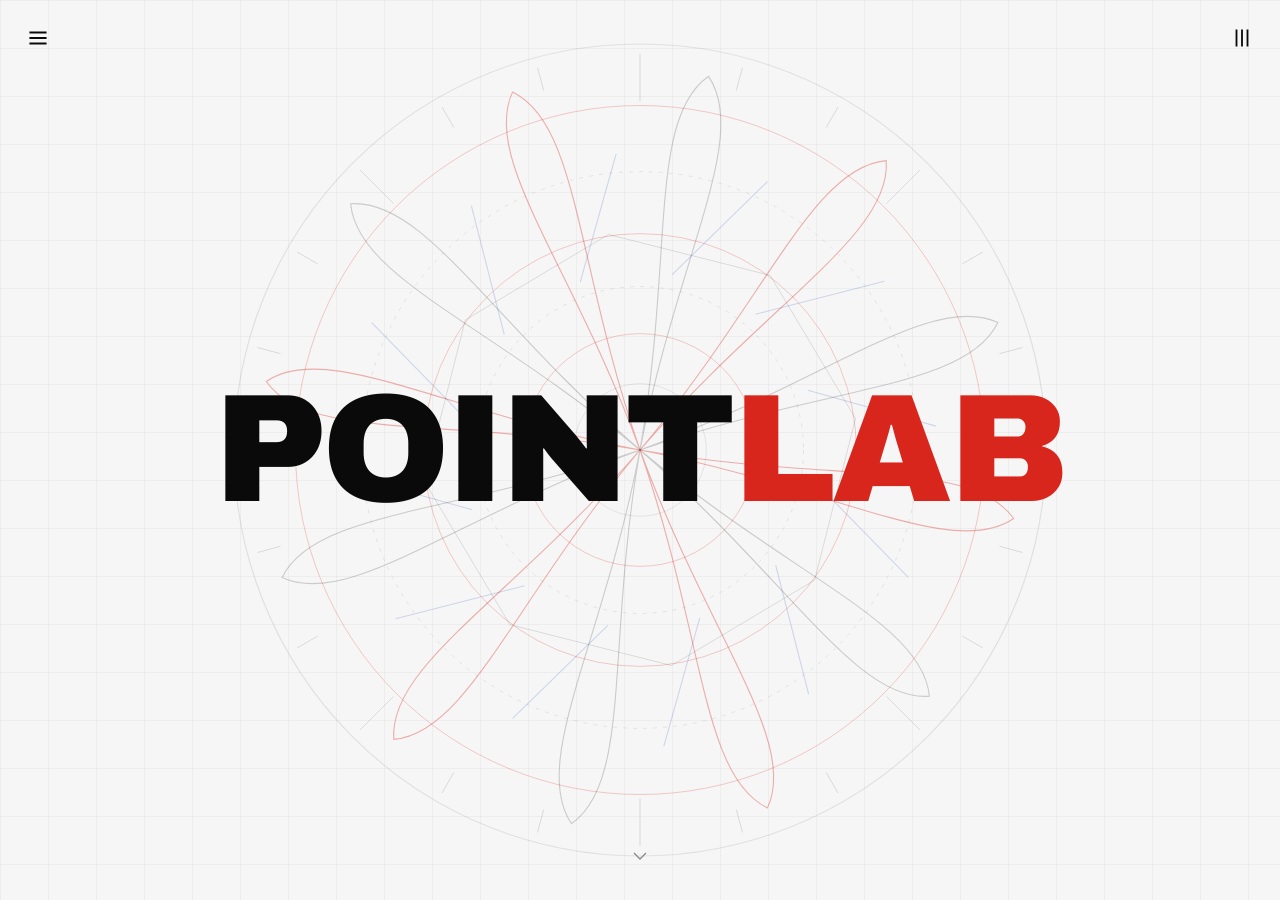
<file: index.html>
<!doctype html>
<html lang="en"><head><meta charset="utf-8">
<meta name="viewport" content="width=device-width,initial-scale=1,viewport-fit=cover">
<title>Pointlab</title>
<link rel="stylesheet" href="engine/fonts.css?v=2.6">
<link rel="stylesheet" href="engine/engine.css?v=2.6">
</head><body>
<!-- design: sites/hub.js · texts + media: content/ (see content/HOW-TO-UPDATE.md) -->
<script src="sites/registry.js?v=2.6"></script>
<script src="sites/hub.js?v=2.6"></script>
<script src="engine/boot.js?v=2.6"></script>
</body></html>
</file>
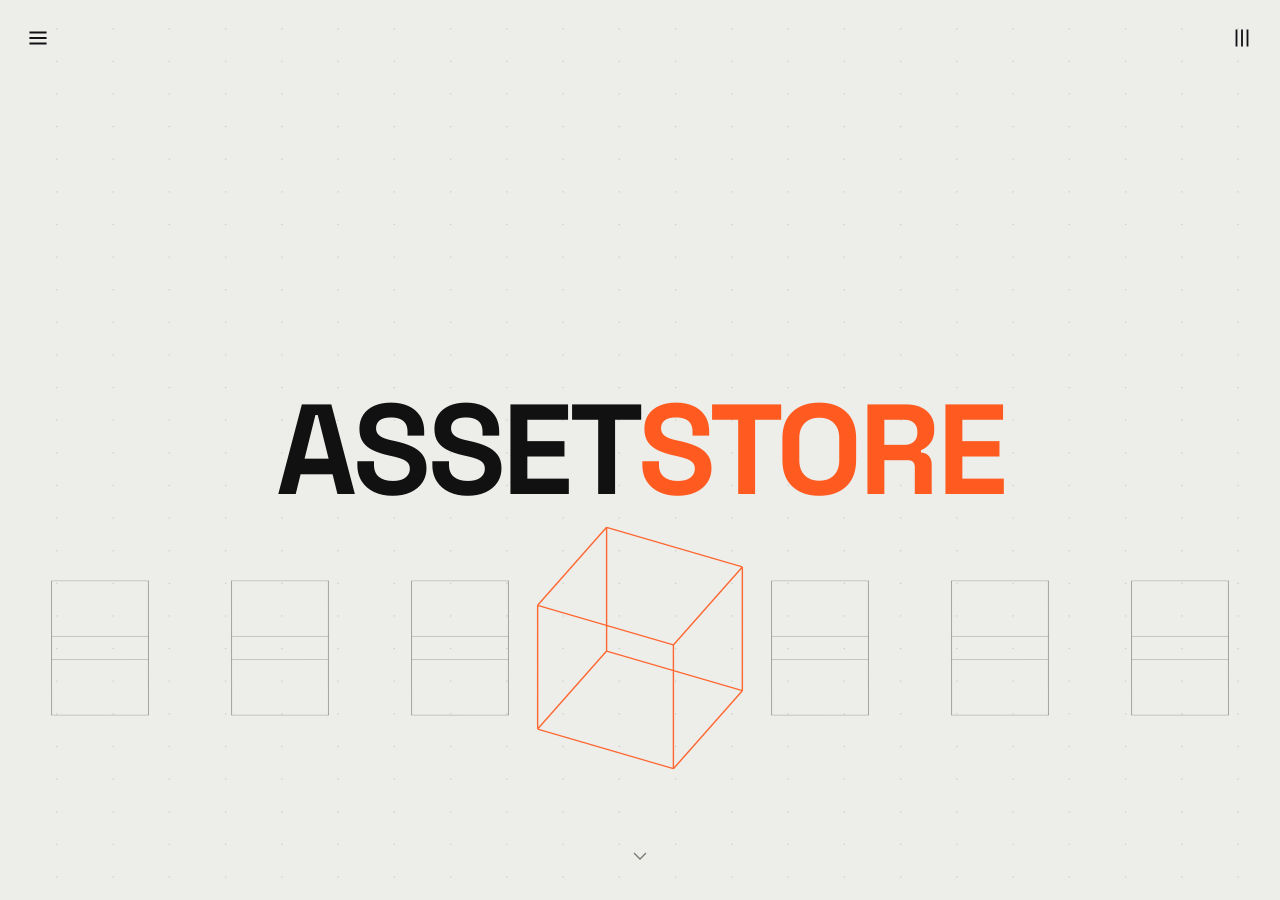
<file: asset-store.html>
<!doctype html>
<html lang="en"><head><meta charset="utf-8">
<meta name="viewport" content="width=device-width,initial-scale=1,viewport-fit=cover">
<title>Pointlab</title>
<link rel="stylesheet" href="engine/fonts.css?v=2.6">
<link rel="stylesheet" href="engine/engine.css?v=2.6">
</head><body>
<!-- design: sites/asset-store.js · texts + media: content/ (see content/HOW-TO-UPDATE.md) -->
<script src="sites/registry.js?v=2.6"></script>
<script src="sites/asset-store.js?v=2.6"></script>
<script src="engine/boot.js?v=2.6"></script>
</body></html>
</file>
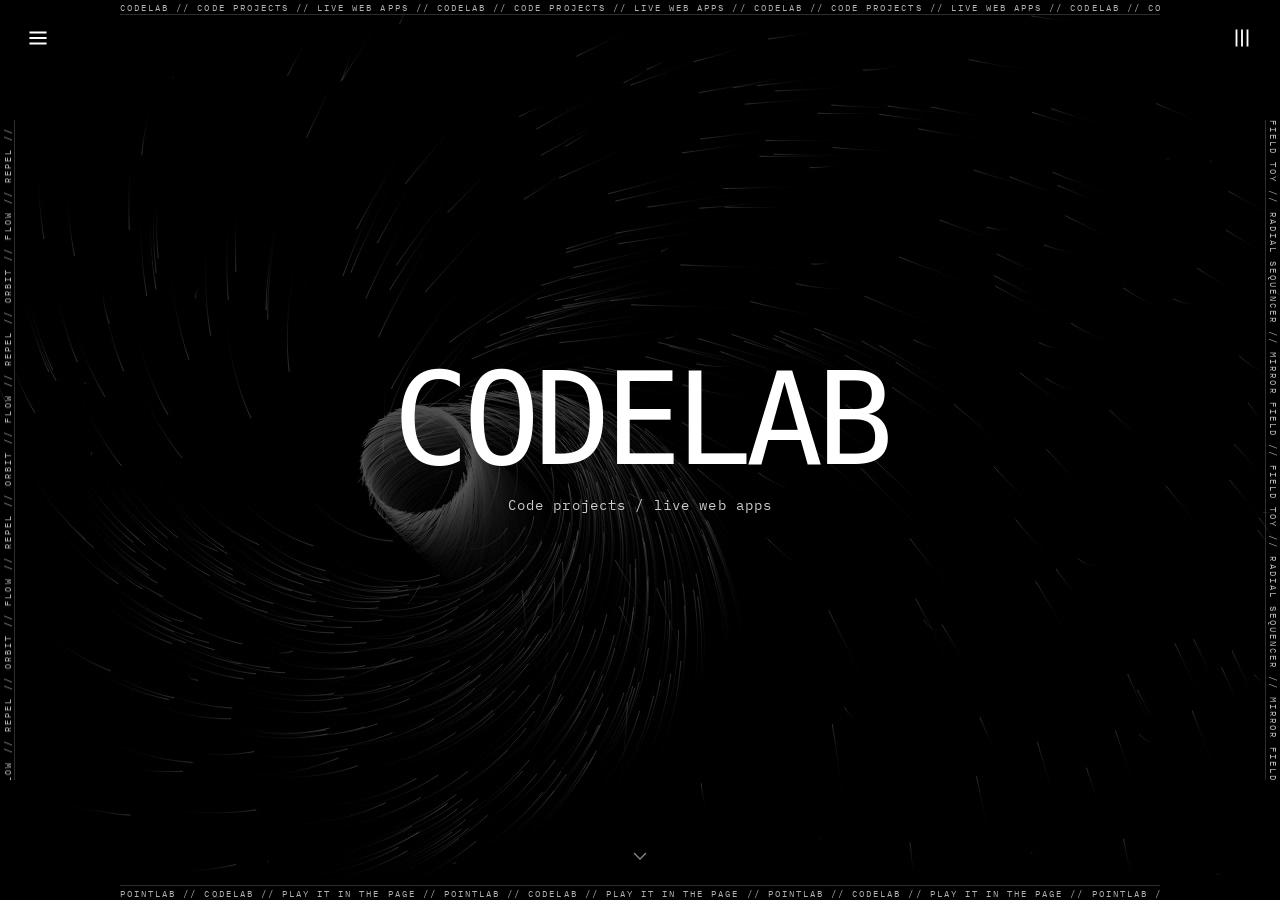
<file: codelab.html>
<!doctype html>
<html lang="en"><head><meta charset="utf-8">
<meta name="viewport" content="width=device-width,initial-scale=1,viewport-fit=cover">
<title>Pointlab</title>
<link rel="stylesheet" href="engine/fonts.css?v=2.6">
<link rel="stylesheet" href="engine/engine.css?v=2.6">
</head><body>
<!-- design: sites/codelab.js · texts + media: content/ (see content/HOW-TO-UPDATE.md) -->
<script src="sites/registry.js?v=2.6"></script>
<script src="sites/codelab.js?v=2.6"></script>
<script src="engine/boot.js?v=2.6"></script>
</body></html>
</file>
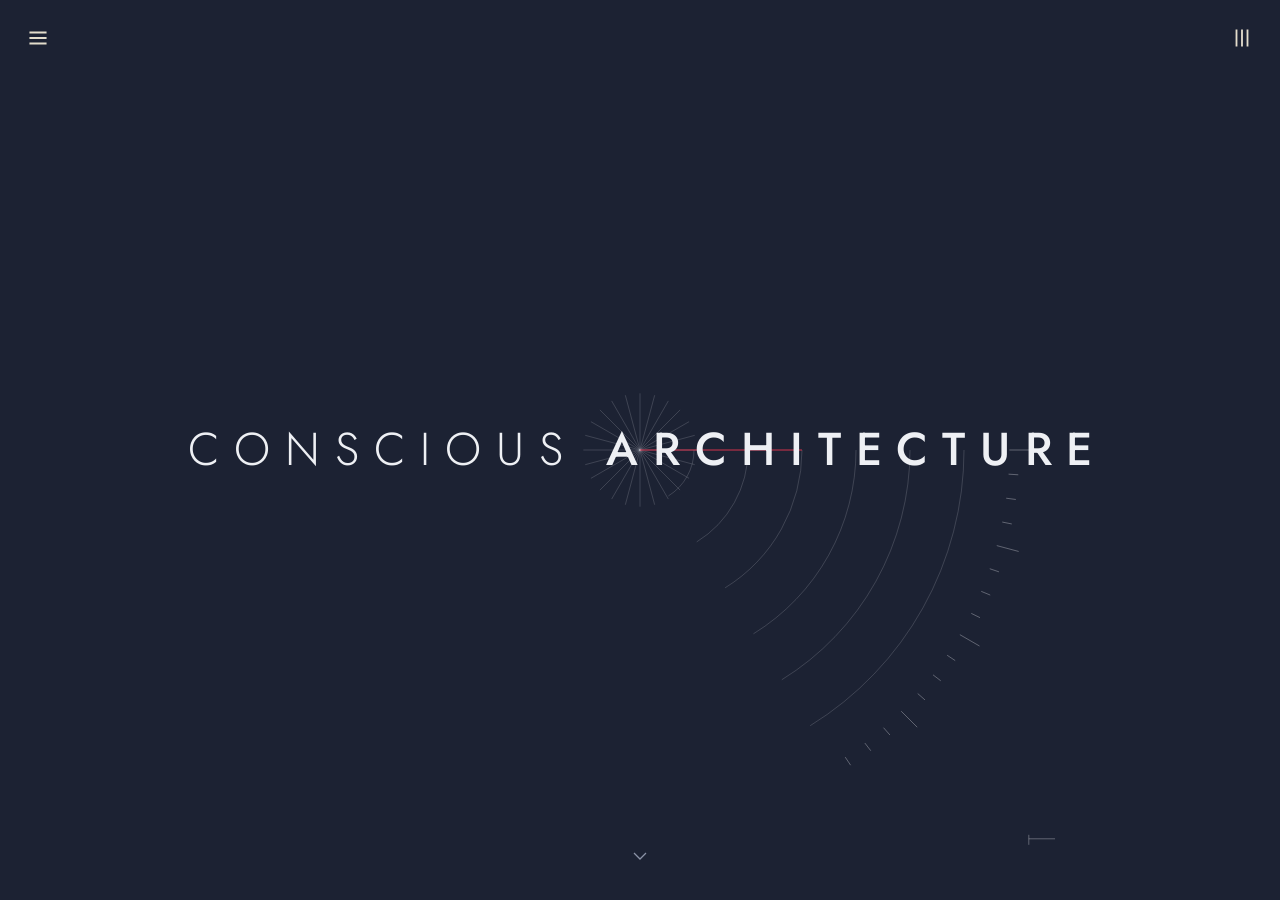
<file: conscious-architecture.html>
<!doctype html>
<html lang="en"><head><meta charset="utf-8">
<meta name="viewport" content="width=device-width,initial-scale=1,viewport-fit=cover">
<title>Pointlab</title>
<link rel="stylesheet" href="engine/fonts.css?v=2.6">
<link rel="stylesheet" href="engine/engine.css?v=2.6">
</head><body>
<!-- design: sites/conscious-architecture.js · texts + media: content/ (see content/HOW-TO-UPDATE.md) -->
<script src="sites/registry.js?v=2.6"></script>
<script src="sites/conscious-architecture.js?v=2.6"></script>
<script src="engine/boot.js?v=2.6"></script>
</body></html>
</file>
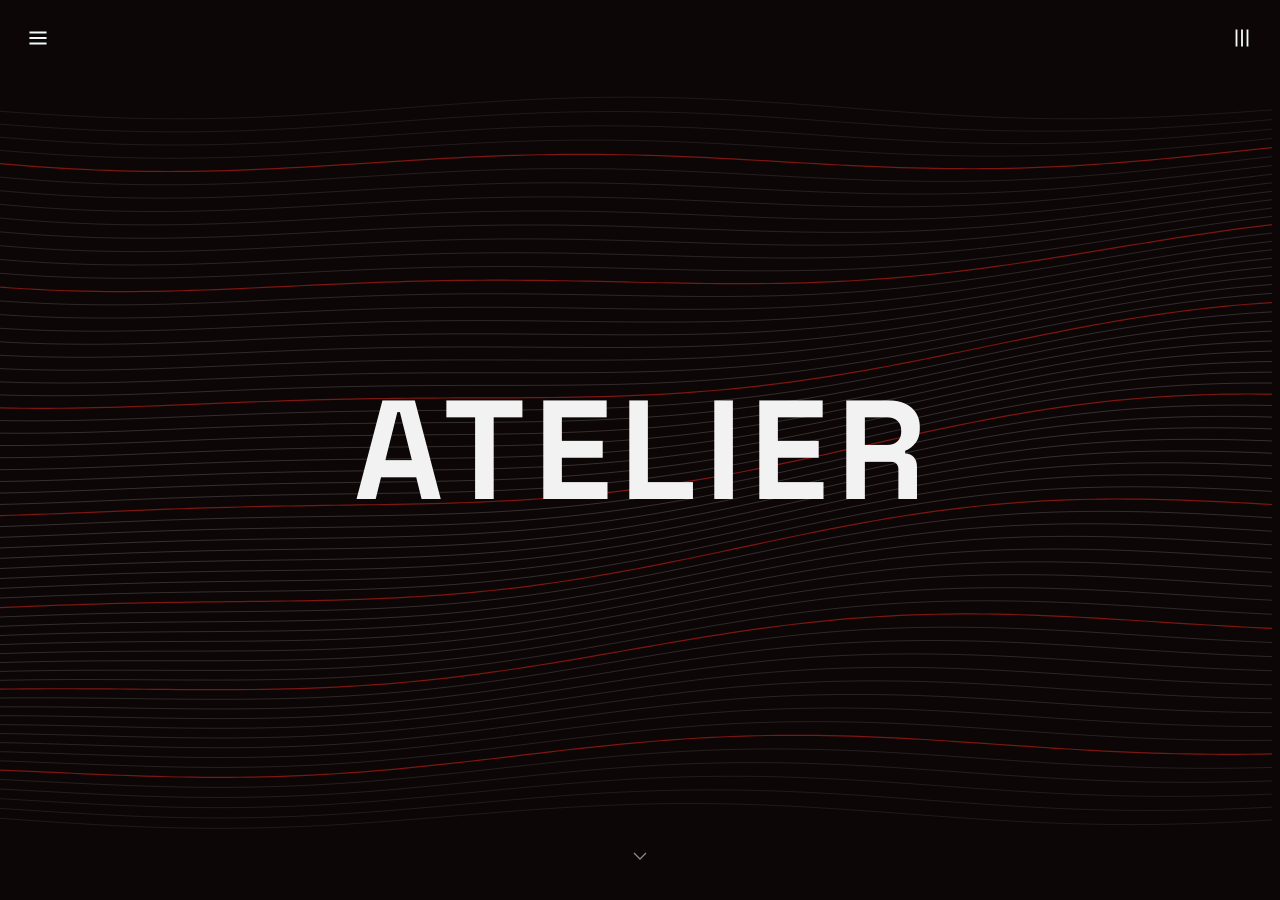
<file: fashion.html>
<!doctype html>
<html lang="en"><head><meta charset="utf-8">
<meta name="viewport" content="width=device-width,initial-scale=1,viewport-fit=cover">
<title>Pointlab</title>
<link rel="stylesheet" href="engine/fonts.css?v=2.6">
<link rel="stylesheet" href="engine/engine.css?v=2.6">
</head><body>
<!-- design: sites/fashion.js · texts + media: content/ (see content/HOW-TO-UPDATE.md) -->
<script src="sites/registry.js?v=2.6"></script>
<script src="sites/fashion.js?v=2.6"></script>
<script src="engine/boot.js?v=2.6"></script>
</body></html>
</file>
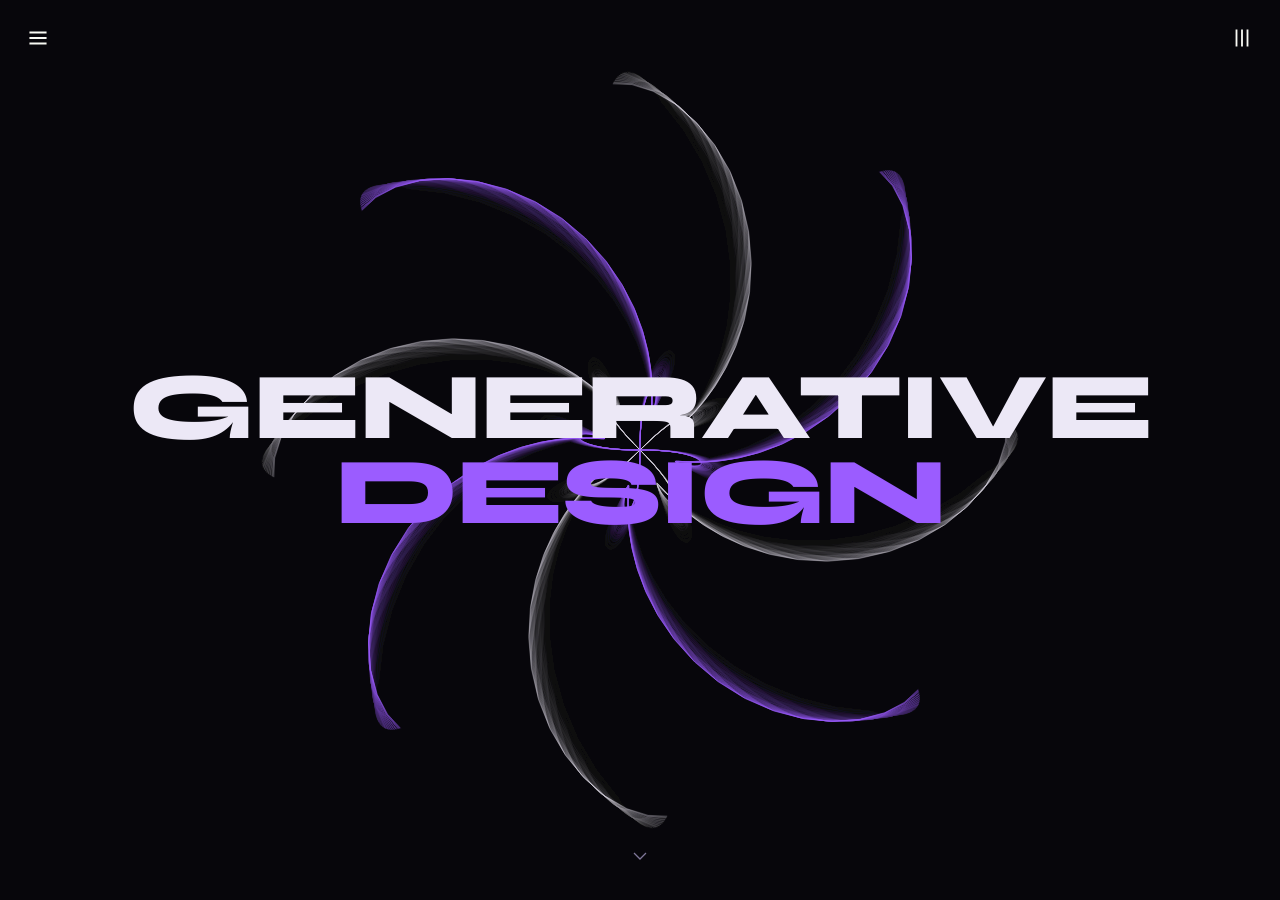
<file: generative-design.html>
<!doctype html>
<html lang="en"><head><meta charset="utf-8">
<meta name="viewport" content="width=device-width,initial-scale=1,viewport-fit=cover">
<title>Pointlab</title>
<link rel="stylesheet" href="engine/fonts.css?v=2.6">
<link rel="stylesheet" href="engine/engine.css?v=2.6">
</head><body>
<!-- design: sites/generative-design.js · texts + media: content/ (see content/HOW-TO-UPDATE.md) -->
<script src="sites/registry.js?v=2.6"></script>
<script src="sites/generative-design.js?v=2.6"></script>
<script src="engine/boot.js?v=2.6"></script>
</body></html>
</file>
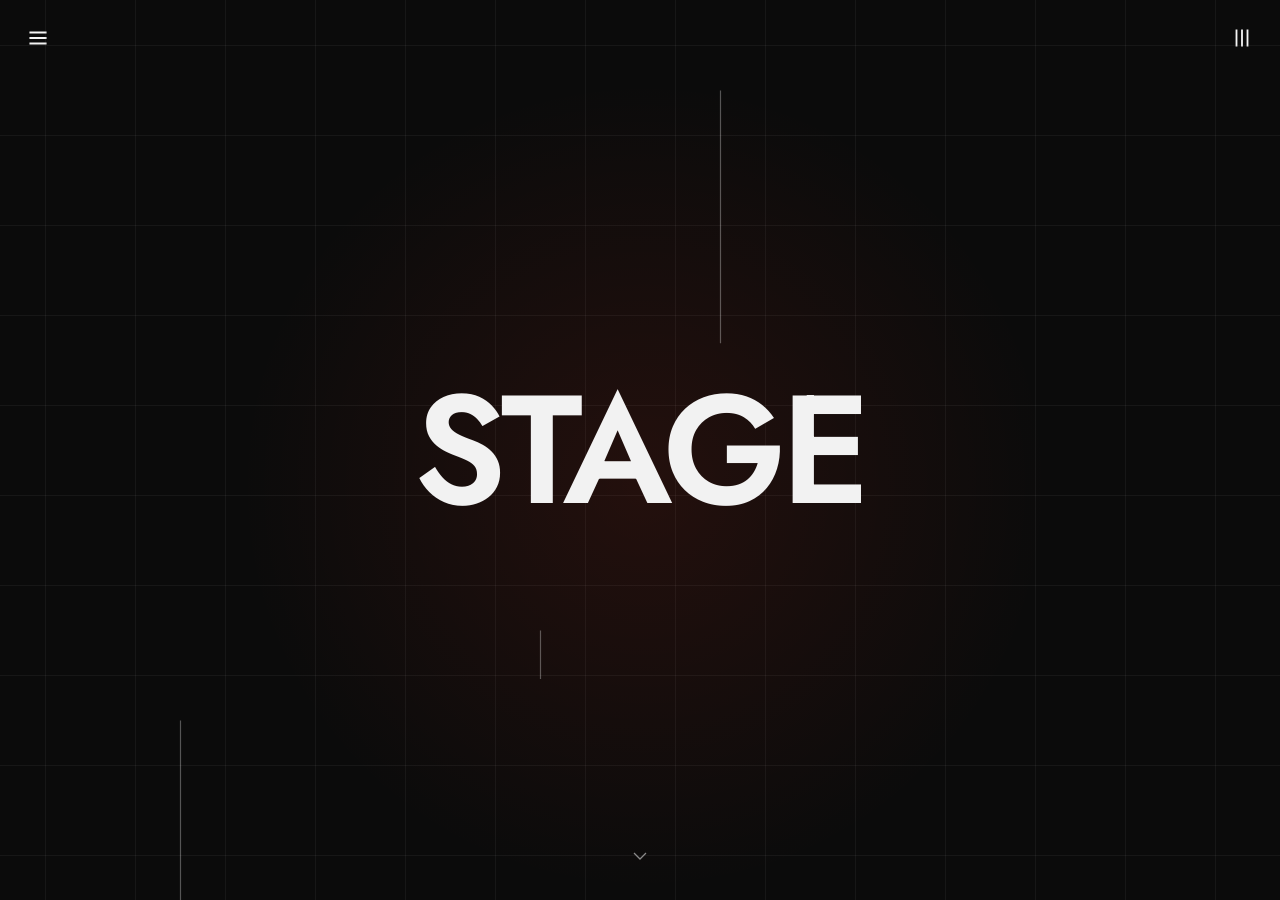
<file: stage.html>
<!doctype html>
<html lang="en"><head><meta charset="utf-8">
<meta name="viewport" content="width=device-width,initial-scale=1,viewport-fit=cover">
<title>Pointlab</title>
<link rel="stylesheet" href="engine/fonts.css?v=2.6">
<link rel="stylesheet" href="engine/engine.css?v=2.6">
</head><body>
<!-- design: sites/stage.js · texts + media: content/ (see content/HOW-TO-UPDATE.md) -->
<script src="sites/registry.js?v=2.6"></script>
<script src="sites/stage.js?v=2.6"></script>
<script src="engine/boot.js?v=2.6"></script>
</body></html>
</file>
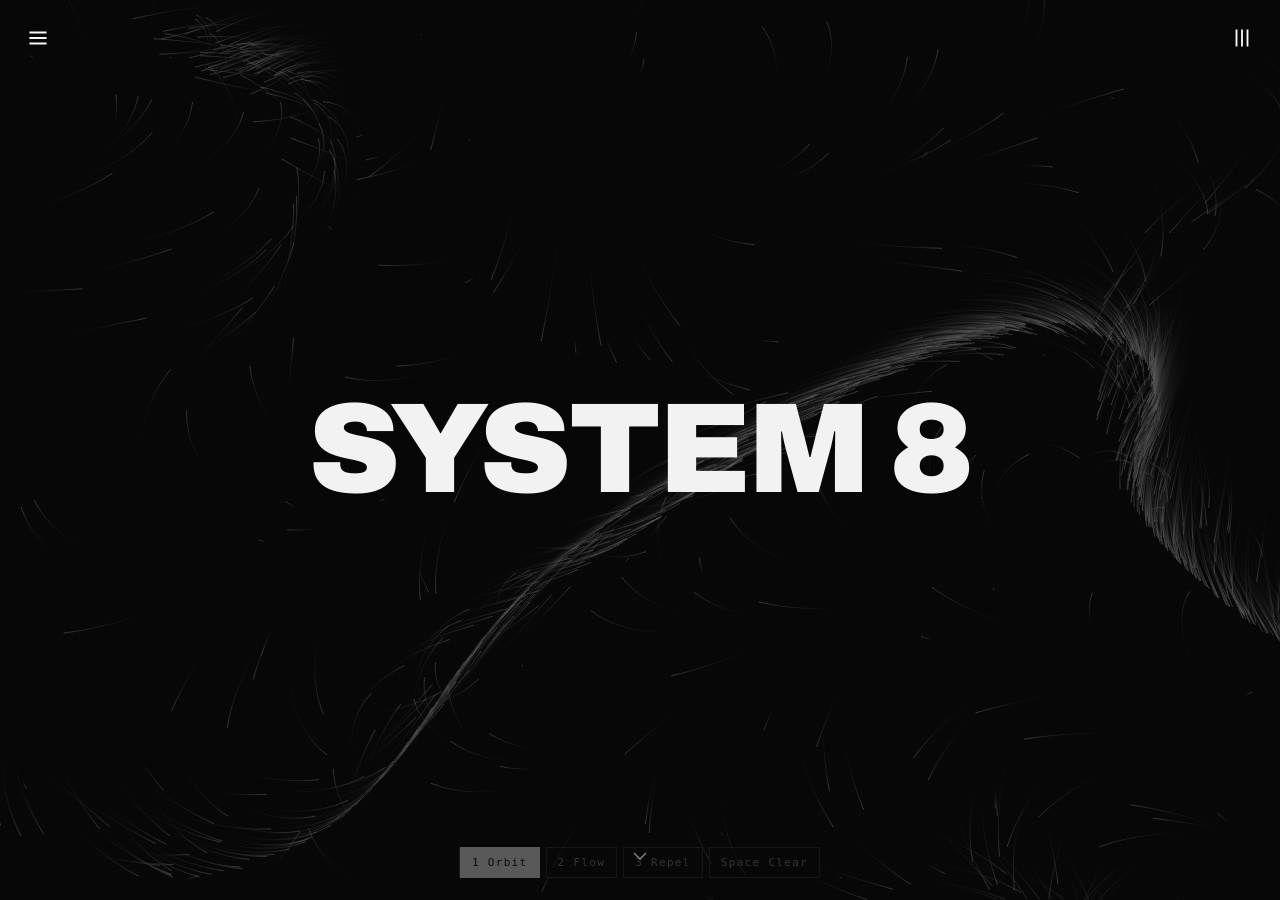
<file: system8.html>
<!doctype html>
<html lang="en"><head><meta charset="utf-8">
<meta name="viewport" content="width=device-width,initial-scale=1,viewport-fit=cover">
<title>Pointlab</title>
<link rel="stylesheet" href="engine/fonts.css?v=2.6">
<link rel="stylesheet" href="engine/engine.css?v=2.6">
</head><body>
<!-- design: sites/system8.js · texts + media: content/ (see content/HOW-TO-UPDATE.md) -->
<script src="sites/registry.js?v=2.6"></script>
<script src="sites/system8.js?v=2.6"></script>
<script src="engine/boot.js?v=2.6"></script>
</body></html>
</file>
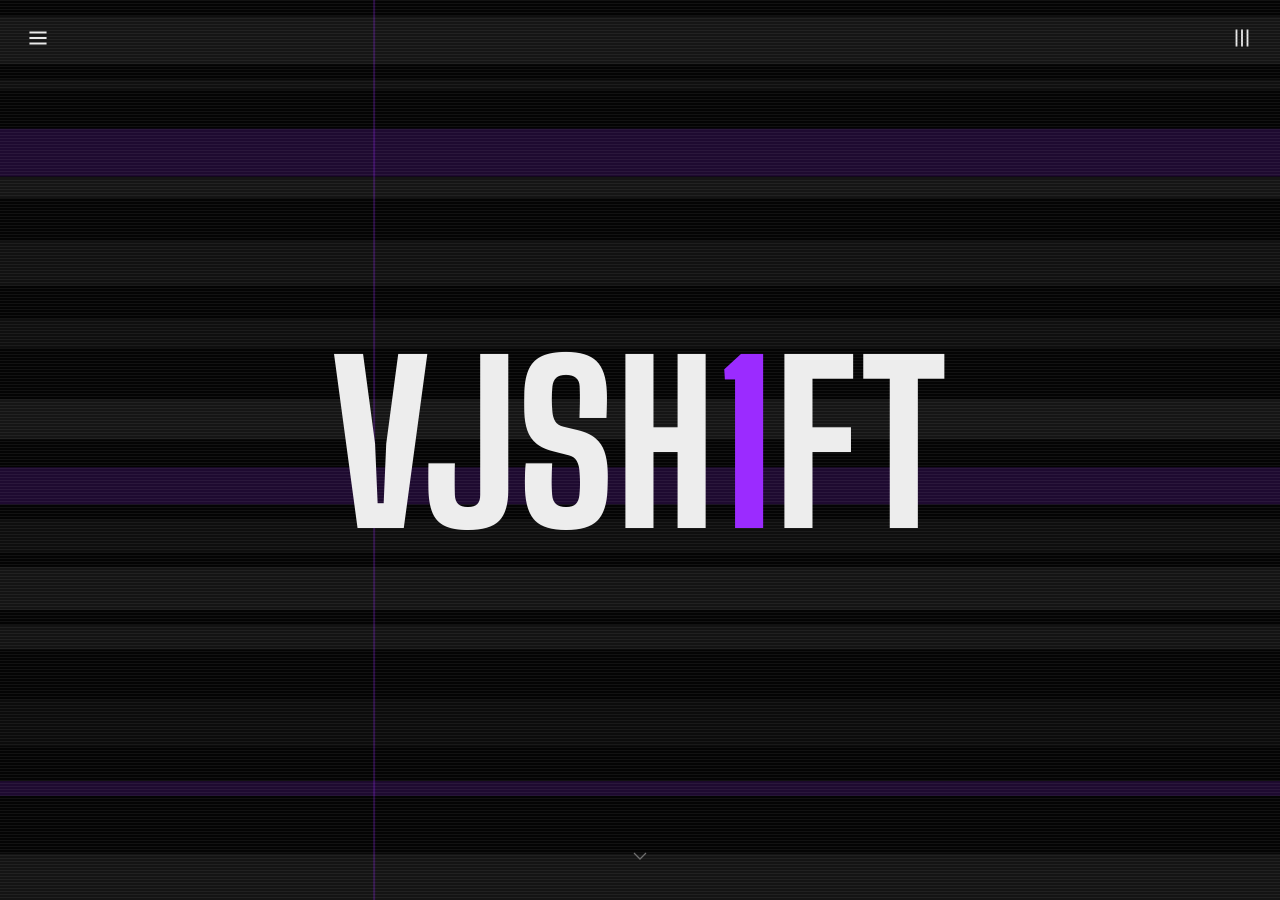
<file: vjsh1ft.html>
<!doctype html>
<html lang="en"><head><meta charset="utf-8">
<meta name="viewport" content="width=device-width,initial-scale=1,viewport-fit=cover">
<title>Pointlab</title>
<link rel="stylesheet" href="engine/fonts.css?v=2.6">
<link rel="stylesheet" href="engine/engine.css?v=2.6">
</head><body>
<!-- design: sites/vjsh1ft.js · texts + media: content/ (see content/HOW-TO-UPDATE.md) -->
<script src="sites/registry.js?v=2.6"></script>
<script src="sites/vjsh1ft.js?v=2.6"></script>
<script src="engine/boot.js?v=2.6"></script>
</body></html>
</file>
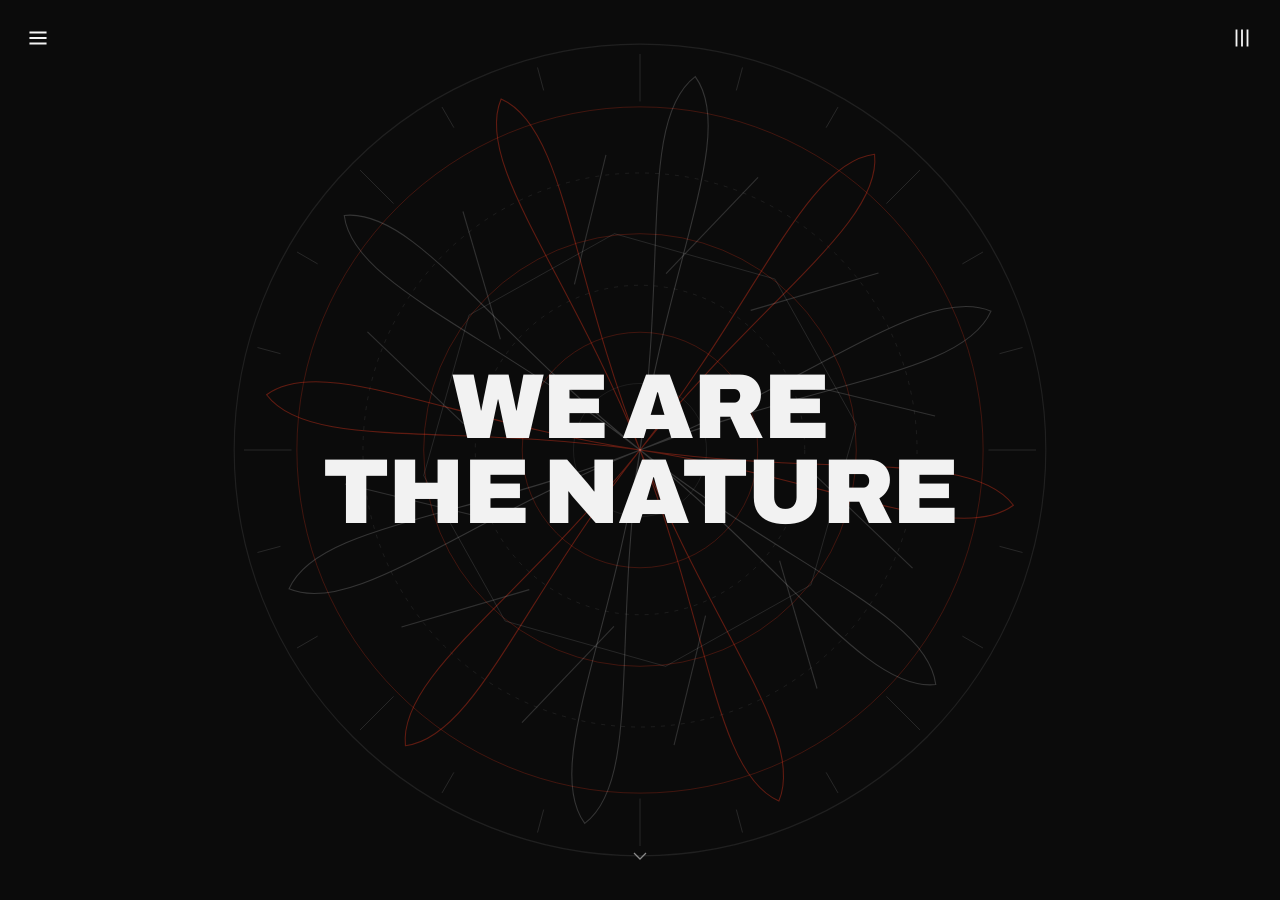
<file: we-are-the-nature.html>
<!doctype html>
<html lang="en"><head><meta charset="utf-8">
<meta name="viewport" content="width=device-width,initial-scale=1,viewport-fit=cover">
<title>Pointlab</title>
<link rel="stylesheet" href="engine/fonts.css?v=2.6">
<link rel="stylesheet" href="engine/engine.css?v=2.6">
</head><body>
<!-- design: sites/we-are-the-nature.js · texts + media: content/ (see content/HOW-TO-UPDATE.md) -->
<script src="sites/registry.js?v=2.6"></script>
<script src="sites/we-are-the-nature.js?v=2.6"></script>
<script src="engine/boot.js?v=2.6"></script>
</body></html>
</file>
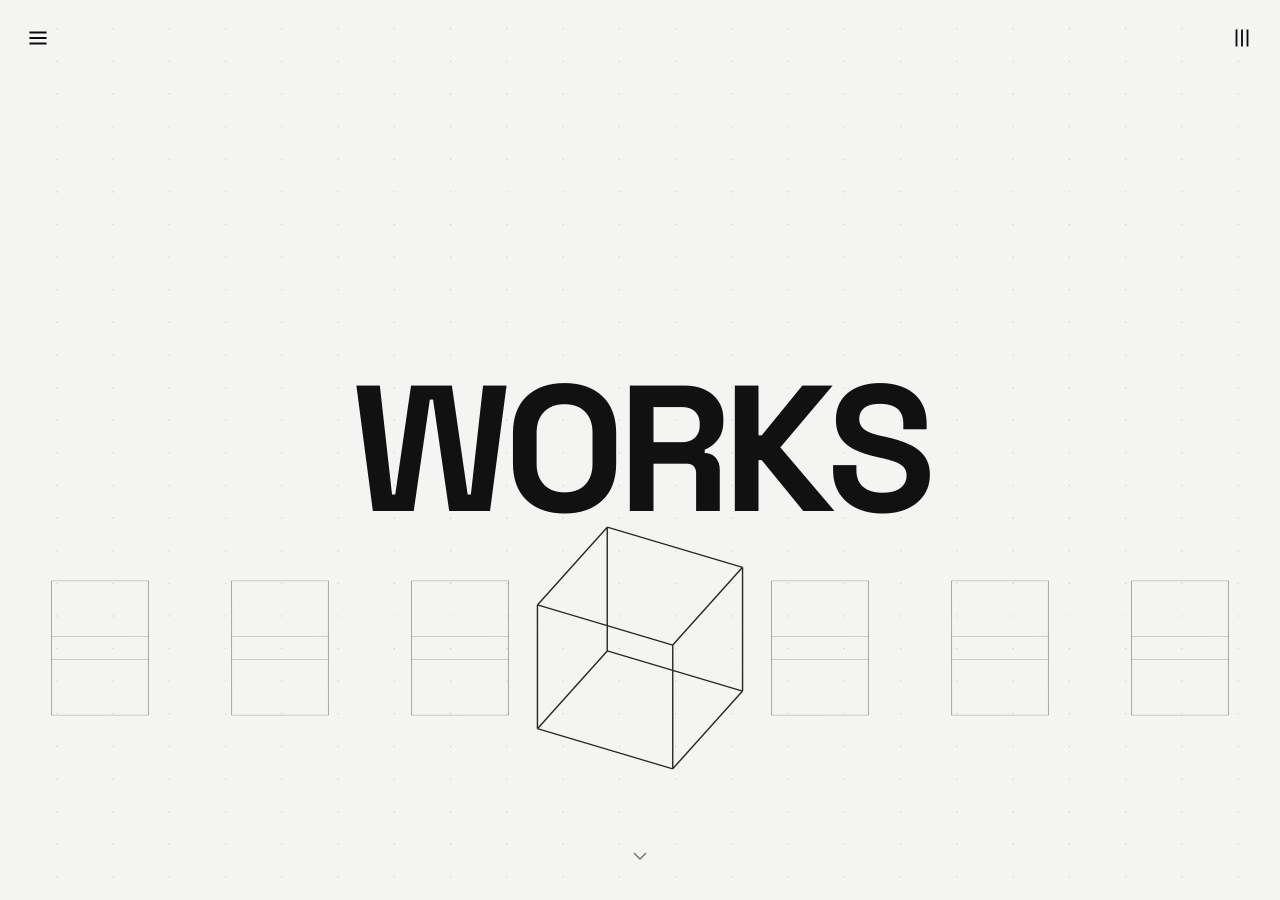
<file: works.html>
<!doctype html>
<html lang="en"><head><meta charset="utf-8">
<meta name="viewport" content="width=device-width,initial-scale=1,viewport-fit=cover">
<title>Pointlab</title>
<link rel="stylesheet" href="engine/fonts.css?v=2.6">
<link rel="stylesheet" href="engine/engine.css?v=2.6">
</head><body>
<!-- design: sites/works.js · texts + media: content/ (see content/HOW-TO-UPDATE.md) -->
<script src="sites/registry.js?v=2.6"></script>
<script src="sites/works.js?v=2.6"></script>
<script src="engine/boot.js?v=2.6"></script>
</body></html>
</file>
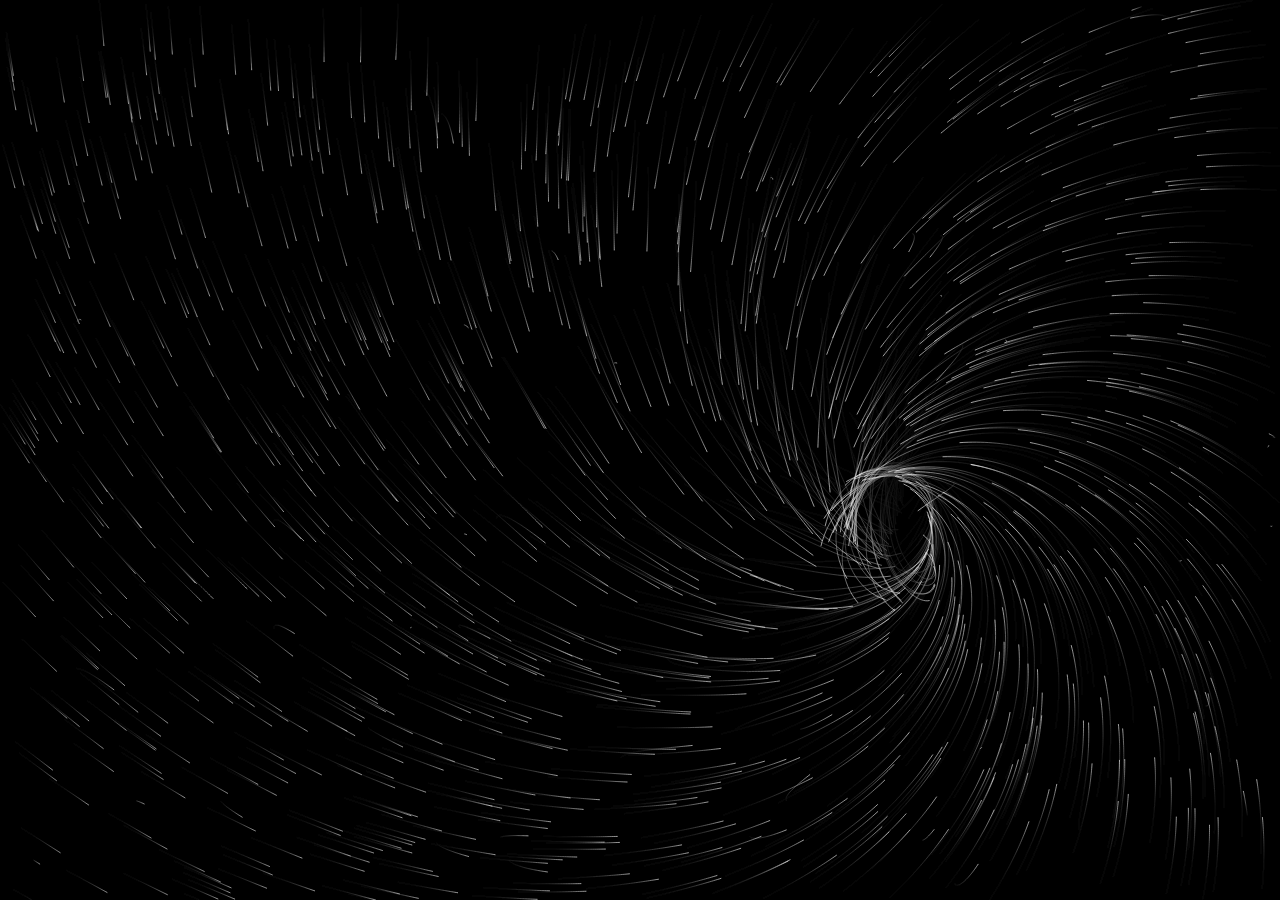
<file: apps/field-toy.html>
<!doctype html><html lang="en"><head><meta charset="utf-8">
<meta name="viewport" content="width=device-width,initial-scale=1">
<title>Field Toy</title>
<style>
/* Self-contained live web app used to demonstrate the engine's play mode. Placeholder (mock) — white on black (v2.3.1). */
html,body{margin:0;height:100%;overflow:hidden;background:#000;touch-action:none;user-select:none}
canvas{display:block;width:100%;height:100%}
#ui{position:fixed;left:50%;bottom:22px;transform:translateX(-50%);display:flex;gap:6px;font:11px/1 ui-monospace,Menlo,Consolas,monospace;
  letter-spacing:.12em;text-transform:uppercase;color:#8a8a8a;transition:opacity .4s}
#ui button{font:inherit;letter-spacing:inherit;color:inherit;background:rgba(0,0,0,.6);border:1px solid #333;padding:9px 11px;cursor:pointer}
#ui button.on{color:#000;background:var(--a,#fff);border-color:var(--a,#fff)}
body:not(.play) #ui{opacity:0;pointer-events:none}
/* ===== MOCK APP MENUS — placeholder only. =====
   They stand in for the Codelab system's own tool menus, which sit in the corners and sides like the homepage
   menus. They belong to THIS app (inside the iframe), are not built by or shared with the homepage engine,
   and only demonstrate that an embedded code project keeps its own menus as-is. Replace with the real app. */
.mock-btn{position:fixed;top:16px;height:44px;padding:0 14px;font:11px/44px ui-monospace,Menlo,Consolas,monospace;letter-spacing:.14em;text-transform:uppercase;
  color:#fff;background:rgba(0,0,0,.7);border:1px solid #333;cursor:pointer;transition:opacity .3s}
#appMenuBtn{left:16px} #appToolsBtn{right:16px}
.mock-panel{position:fixed;top:0;bottom:0;width:260px;background:#0d0d0d;border:0 solid #333;color:#d0d0d0;padding:76px 28px 24px;
  font:12px/1.5 ui-monospace,Menlo,Consolas,monospace;transition:transform .15s;box-sizing:border-box}
#appDrawer{left:0;border-right-width:1px;transform:translateX(-101%)} #appTools{right:0;border-left-width:1px;transform:translateX(101%)}
body.menu #appDrawer,body.tools #appTools{transform:none}
.mock-panel h2{font-size:10px;letter-spacing:.16em;text-transform:uppercase;color:#8a8a8a;margin:0 0 12px;font-weight:400}
.mock-panel button{display:block;width:100%;min-height:44px;text-align:left;font:inherit;color:inherit;background:none;border:0;border-top:1px solid #222;cursor:pointer}
.mock-panel button.on{color:var(--a,#fff)}
.mock-panel small{display:block;color:#666;margin-top:16px}
body:not(.play) .mock-btn,body:not(.play) .mock-panel{opacity:0;pointer-events:none}
</style></head><body>
<canvas id="c"></canvas>
<!-- MOCK app menus (see the note in the style block) -->
<button id="appMenuBtn" class="mock-btn" aria-expanded="false" aria-controls="appDrawer">≡ App</button>
<button id="appToolsBtn" class="mock-btn" aria-expanded="false" aria-controls="appTools">Tools</button>
<aside id="appDrawer" class="mock-panel" aria-label="Field Toy menu (mock)"><h2>Field Toy · app menu (mock)</h2>
  <button data-mock="new">New session</button><button data-mock="export">Export PNG</button><button data-mock="about">About this app</button>
  <small>Mock menu inside the embedded app. Not part of the homepage.</small></aside>
<aside id="appTools" class="mock-panel" aria-label="Field Toy tools (mock)"><h2>Tools (mock)</h2>
  <button data-law="0" class="on">Law 1 · Orbit</button><button data-law="1">Law 2 · Flow</button><button data-law="2">Law 3 · Repel</button>
  <button data-mock="trails">Trails</button><small>Mock tool panel inside the embedded app.</small></aside>
<div id="ui"><button data-law="0" class="on">1 Orbit</button><button data-law="1">2 Flow</button><button data-law="2">3 Repel</button><button id="clr">Space Clear</button></div>
<script>
(function(){
const cv=document.getElementById('c'),c=cv.getContext('2d');
let W,H,D,acc='#FFFFFF',bg='#000000',law=0,play=false,ptr=null,attr=[],P=[];
const q=new URLSearchParams(location.hash.slice(1));
if(q.has('law'))law=+q.get('law');
function setAcc(a){acc=a;document.body.style.setProperty('--a',a)}
function size(){D=Math.min(devicePixelRatio||1,2);W=innerWidth;H=innerHeight;cv.width=W*D;cv.height=H*D;c.setTransform(D,0,0,D,0,0);c.fillStyle=bg;c.fillRect(0,0,W,H);
  const n=Math.round(W*H/900);P=Array.from({length:n},()=>({x:Math.random()*W,y:Math.random()*H,vx:0,vy:0}));}
addEventListener('resize',size);size();
function laws(){document.querySelectorAll('[data-law]').forEach(b=>b.classList.toggle('on',+b.dataset.law===law))}
document.querySelectorAll('[data-law]').forEach(b=>b.onclick=e=>{e.stopPropagation();law=+b.dataset.law;laws()});
document.getElementById('clr').onclick=e=>{e.stopPropagation();attr=[];c.fillStyle=bg;c.fillRect(0,0,W,H)};
/* mock menu state lives only in this app */
const B=document.body,mb=document.getElementById('appMenuBtn'),tb=document.getElementById('appToolsBtn');
function menu(which){const m=which==='menu'&&!B.classList.contains('menu'),t=which==='tools'&&!B.classList.contains('tools');
  B.classList.toggle('menu',m);B.classList.toggle('tools',t);mb.setAttribute('aria-expanded',m);tb.setAttribute('aria-expanded',t);}
mb.onclick=e=>{e.stopPropagation();menu('menu')};tb.onclick=e=>{e.stopPropagation();menu('tools')};
document.querySelectorAll('[data-mock]').forEach(b=>b.onclick=e=>{e.stopPropagation();b.classList.toggle('on');window.__mockLast=b.dataset.mock});
window.__appMenus=()=>({menu:B.classList.contains('menu'),tools:B.classList.contains('tools'),last:window.__mockLast||null});
cv.addEventListener('pointerdown',e=>{if(!play)return;menu(null);ptr={x:e.clientX,y:e.clientY,t:performance.now()};cv.setPointerCapture(e.pointerId)});
cv.addEventListener('pointermove',e=>{if(ptr){ptr.x=e.clientX;ptr.y=e.clientY}});
cv.addEventListener('pointerup',e=>{if(ptr&&performance.now()-ptr.t<250)attr.push({x:ptr.x,y:ptr.y});if(attr.length>6)attr.shift();ptr=null});
addEventListener('wheel',e=>{if(play)e.preventDefault()},{passive:false});
addEventListener('keydown',e=>{
  if(play&&['ArrowUp','ArrowDown','ArrowLeft','ArrowRight','PageUp','PageDown','Home','End',' '].includes(e.key))e.preventDefault();
  if(e.key==='Escape'){if(B.classList.contains('menu')||B.classList.contains('tools')){menu(null);return}parent.postMessage({type:'pl-exit-play'},'*');return}
  /* embed protocol (optional): hand ←/→ to the host so it can leave the app slide */
  if(play&&(e.key==='ArrowLeft'||e.key==='ArrowRight')){parent.postMessage({type:'pl-nav',dir:e.key==='ArrowLeft'?-1:1},'*');return}
  if(!play)return;
  if(e.key>='1'&&e.key<='3'){law=+e.key-1;laws()}
  if(e.key===' '){attr=[];c.fillStyle=bg;c.fillRect(0,0,W,H);e.preventDefault()}
});
addEventListener('message',e=>{const d=e.data||{};
  if(d.type==='pl-play'){play=!!d.on;document.body.classList.toggle('play',play);if(play)window.focus();else menu(null)}
  if(d.type==='pl-theme'&&d.accent)setAcc(d.accent)});
parent.postMessage({type:'pl-ready'},'*');
function rgba(h,a){const n=parseInt(h.slice(1),16);return`rgba(${n>>16&255},${n>>8&255},${n&255},${a})`}
function frame(t){
  c.fillStyle='rgba(0,0,0,0.075)';c.fillRect(0,0,W,H);
  const src=attr.slice();
  if(ptr)src.push({x:ptr.x,y:ptr.y,k:2});
  if(!play&&!attr.length){const a=t*0.0004;src.push({x:W/2+Math.cos(a)*W*.22,y:H/2+Math.sin(a*1.3)*H*.22})}
  c.strokeStyle=rgba(acc,.62);c.lineWidth=1;c.beginPath();
  for(const p of P){let fx=0,fy=0;
    if(law===1){const a=(Math.sin(p.x*.004+t*.0002)+Math.cos(p.y*.005-t*.0003))*Math.PI;fx=Math.cos(a)*.08;fy=Math.sin(a)*.08}
    for(const s of src){const dx=s.x-p.x,dy=s.y-p.y,d2=dx*dx+dy*dy+400,d=Math.sqrt(d2),k=(s.k||1)*60/d2;
      if(law===0){const tg=.9/Math.sqrt(d);fx+=dx*k*.35-dy/d*tg*(s.k||1);fy+=dy*k*.35+dx/d*tg*(s.k||1);if(d<26){p.x=Math.random()*W;p.y=Math.random()*H;p.vx=p.vy=0}}
      else if(law===1){fx+=dx*k*.3;fy+=dy*k*.3}
      else{fx-=dx*k*2;fy-=dy*k*2}}
    p.vx=(p.vx+fx)*.975;p.vy=(p.vy+fy)*.975;const ox=p.x,oy=p.y;p.x+=p.vx;p.y+=p.vy;
    if(p.x<0||p.y<0||p.x>W||p.y>H){p.x=Math.random()*W;p.y=Math.random()*H;p.vx=p.vy=0;continue}
    c.moveTo(ox,oy);c.lineTo(p.x,p.y)}
  c.stroke();
  c.fillStyle='#fff';for(const s of attr){c.fillRect(s.x-2,s.y-2,4,4)}
  requestAnimationFrame(frame)}
requestAnimationFrame(frame);
})();
</script></body></html>
</file>
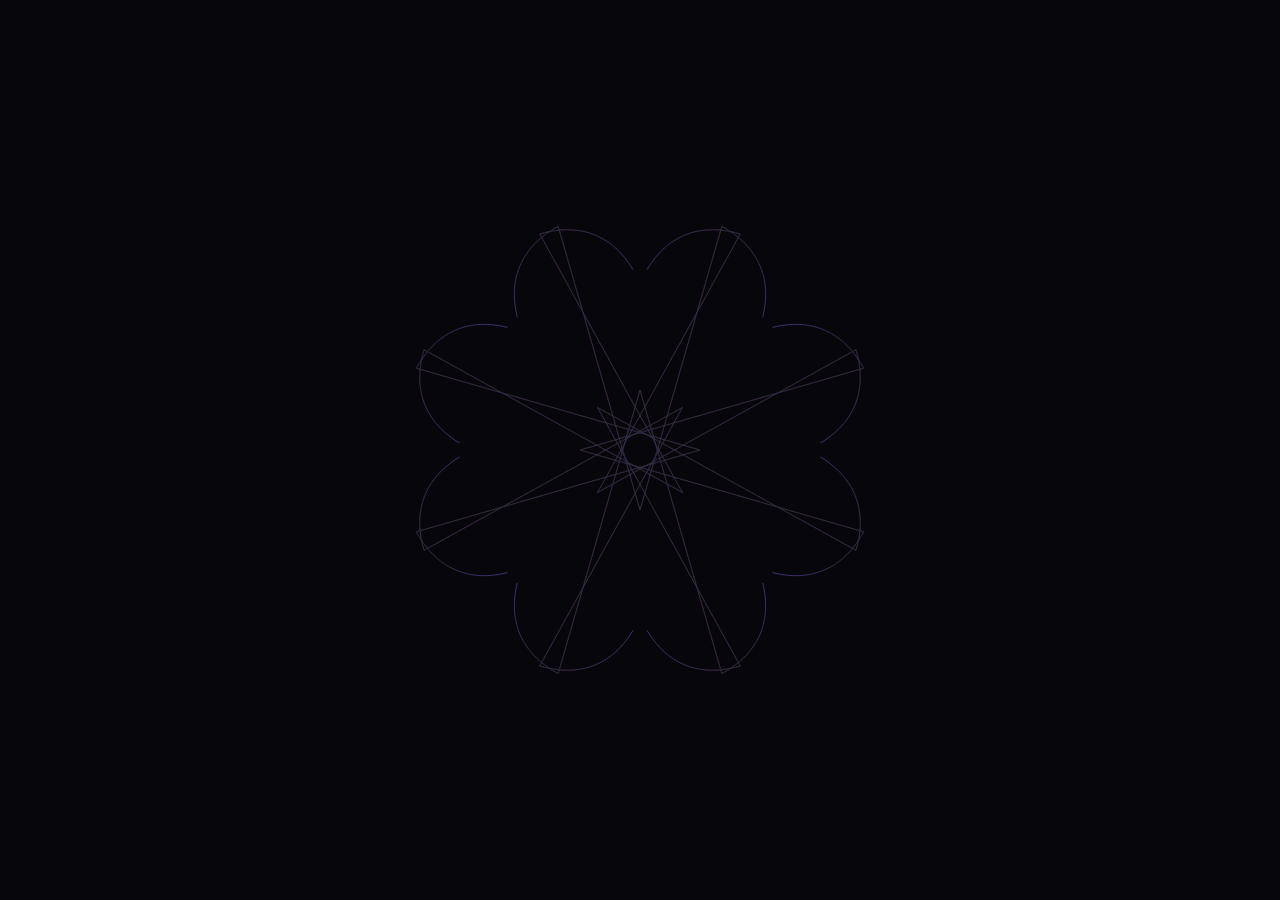
<file: apps/gen-canvas.html>
<!doctype html><html lang="en"><head><meta charset="utf-8">
<meta name="viewport" content="width=device-width,initial-scale=1">
<title>Symmetry Engine (generative canvas)</title>
<style>
/* Self-contained live generative canvas, embedded AS-IS by the Generative Design site (play-mode slide).
   It is NOT built for the homepage: it keeps its OWN mini menu, its own state, and talks to the host only through
   the optional embed protocol (pl-play, pl-theme, pl-ready, pl-exit-play, pl-nav). Placeholder app — replace with the real one. */
html,body{margin:0;height:100%;overflow:hidden;background:#07060B;touch-action:none;user-select:none}
canvas{display:block;width:100%;height:100%}
/* ===== MOCK MINI MENU — placeholder only (belongs to this app, not to the homepage) ===== */
.g-btn{position:fixed;top:16px;height:44px;padding:0 14px;font:11px/44px ui-monospace,Menlo,Consolas,monospace;letter-spacing:.14em;text-transform:uppercase;
  color:#ECE8F6;background:rgba(7,6,11,.72);border:1px solid #2B2440;cursor:pointer}
#genMenuBtn{left:16px} #genParamsBtn{right:16px}
.g-panel{position:fixed;top:68px;width:220px;background:#0E0B16;border:1px solid #2B2440;color:#CFC8E2;padding:10px 14px 12px;
  font:12px/1.5 ui-monospace,Menlo,Consolas,monospace;box-sizing:border-box;display:none}
#genMenu{left:16px} #genParams{right:16px}
body.menu #genMenu,body.params #genParams{display:block}
.g-panel h2{font-size:10px;letter-spacing:.16em;text-transform:uppercase;color:#7F7799;margin:4px 0 8px;font-weight:400}
.g-panel button{display:block;width:100%;min-height:44px;text-align:left;font:inherit;color:inherit;background:none;border:0;border-top:1px solid #1E1930;cursor:pointer}
.g-panel button.on{color:var(--a,#9B5CFF)}
body:not(.play) .g-btn,body:not(.play) .g-panel{opacity:0;pointer-events:none}
</style></head><body>
<canvas id="c"></canvas>
<button id="genMenuBtn" class="g-btn" aria-expanded="false" aria-controls="genMenu">≡ Gen</button>
<button id="genParamsBtn" class="g-btn" aria-expanded="false" aria-controls="genParams">Folds</button>
<aside id="genMenu" class="g-panel" aria-label="Symmetry Engine menu (mock)"><h2>Symmetry Engine · menu (mock)</h2>
  <button data-mock="clear">Clear canvas</button><button data-mock="export">Export PNG (mock)</button><button data-mock="seed">New seed</button></aside>
<aside id="genParams" class="g-panel" aria-label="Symmetry Engine folds (mock)"><h2>Folds (mock)</h2>
  <button data-n="4">4-fold</button><button data-n="6">6-fold</button><button data-n="8" class="on">8-fold</button><button data-n="12">12-fold</button></aside>
<script>
(function(){
const cv=document.getElementById('c'),c=cv.getContext('2d'),B=document.body;
let W,H,D,acc='#9B5CFF',bg='#07060B',n=8,play=false,ptr=null,last=null,seed=Math.random()*1000;
function size(){D=Math.min(devicePixelRatio||1,2);W=innerWidth;H=innerHeight;cv.width=W*D;cv.height=H*D;c.setTransform(D,0,0,D,0,0);clear();}
function clear(){c.fillStyle=bg;c.fillRect(0,0,W,H)}
addEventListener('resize',size);size();
function rgba(h,a){const v=parseInt(h.slice(1),16);return`rgba(${v>>16&255},${v>>8&255},${v&255},${a})`}
function stroke(x0,y0,x1,y1,col,w){const cx=W/2,cy=H/2;c.strokeStyle=col;c.lineWidth=w;c.beginPath();
  for(let k=0;k<n;k++){const a=k*Math.PI*2/n,ca=Math.cos(a),sa=Math.sin(a);for(const m of[1,-1]){
    const p=(x,y)=>{const dx=x-cx,dy=(y-cy)*m;return[cx+dx*ca-dy*sa,cy+dx*sa+dy*ca]};const A=p(x0,y0),Bp=p(x1,y1);c.moveTo(A[0],A[1]);c.lineTo(Bp[0],Bp[1]);}}
  c.stroke();}
function menu(w){const m=w==='menu'&&!B.classList.contains('menu'),p=w==='params'&&!B.classList.contains('params');
  B.classList.toggle('menu',m);B.classList.toggle('params',p);genMenuBtn.setAttribute('aria-expanded',m);genParamsBtn.setAttribute('aria-expanded',p);}
genMenuBtn.onclick=e=>{e.stopPropagation();menu('menu')};genParamsBtn.onclick=e=>{e.stopPropagation();menu('params')};
document.querySelectorAll('[data-n]').forEach(b=>b.onclick=e=>{e.stopPropagation();n=+b.dataset.n;document.querySelectorAll('[data-n]').forEach(x=>x.classList.toggle('on',x===b))});
document.querySelectorAll('[data-mock]').forEach(b=>b.onclick=e=>{e.stopPropagation();window.__mockLast=b.dataset.mock;if(b.dataset.mock==='clear')clear();if(b.dataset.mock==='seed')seed=Math.random()*1000});
window.__appMenus=()=>({menu:B.classList.contains('menu'),params:B.classList.contains('params'),folds:n,last:window.__mockLast||null});
cv.addEventListener('pointerdown',e=>{if(!play)return;menu(null);ptr={x:e.clientX,y:e.clientY};last={...ptr};cv.setPointerCapture(e.pointerId)});
cv.addEventListener('pointermove',e=>{if(!ptr)return;stroke(last.x,last.y,e.clientX,e.clientY,rgba(acc,.7),1.4);last={x:e.clientX,y:e.clientY}});
cv.addEventListener('pointerup',()=>{ptr=null});
addEventListener('wheel',e=>{if(play)e.preventDefault()},{passive:false});
addEventListener('keydown',e=>{
  if(play&&['ArrowUp','ArrowDown','ArrowLeft','ArrowRight','PageUp','PageDown','Home','End',' '].includes(e.key))e.preventDefault();
  if(e.key==='Escape'){if(B.classList.contains('menu')||B.classList.contains('params')){menu(null);return}parent.postMessage({type:'pl-exit-play'},'*');return}
  if(play&&(e.key==='ArrowLeft'||e.key==='ArrowRight')){parent.postMessage({type:'pl-nav',dir:e.key==='ArrowLeft'?-1:1},'*');return}
  if(!play)return;if(e.key===' ')clear();});
addEventListener('message',e=>{const d=e.data||{};
  if(d.type==='pl-play'){play=!!d.on;B.classList.toggle('play',play);if(play)window.focus();else menu(null)}
  if(d.type==='pl-theme'&&d.accent){acc=d.accent;B.style.setProperty('--a',acc)}});
parent.postMessage({type:'pl-ready'},'*');
/* idle: the engine draws on its own (a wandering brush) until the visitor takes over */
let ax=W/2+60,ay=H/2;
function frame(t){c.fillStyle=rgba(bg,.012);c.fillRect(0,0,W,H);
  if(!ptr){const T=t*0.0004+seed,r=Math.min(W,H)*.38*(.35+.65*Math.abs(Math.sin(T*.7)));
    const nx=W/2+Math.cos(T*1.3)*r,ny=H/2+Math.sin(T*1.9)*r*.8;stroke(ax,ay,nx,ny,rgba(acc,play?.25:.45),1);ax=nx;ay=ny;}
  requestAnimationFrame(frame)}
requestAnimationFrame(frame);
})();
</script></body></html>
</file>
<file: engine/fonts.css>
/* Self-hosted from Google Fonts (OFL): Archivo variable 400–900, IBM Plex Mono 400/500/700. Latin subset. */
@font-face{font-family:'Archivo';font-style:normal;font-weight:400 900;font-display:swap;src:url(../fonts/archivo.woff2) format('woff2')}
/* Self-hosted from Google Fonts (OFL): Archivo variable 400–900, IBM Plex Mono 400/500/700. Latin subset. */
@font-face{font-family:'IBM Plex Mono';font-style:normal;font-weight:400;font-display:swap;src:url(../fonts/plex-mono-400.woff2) format('woff2')}
@font-face{font-family:'IBM Plex Mono';font-style:normal;font-weight:500;font-display:swap;src:url(../fonts/plex-mono-500.woff2) format('woff2')}
@font-face{font-family:'IBM Plex Mono';font-style:normal;font-weight:700;font-display:swap;src:url(../fonts/plex-mono-700.woff2) format('woff2')}
/* v2.3 site faces — self-hosted from Google Fonts (OFL), variable, Latin subset. Loaded only by the site that uses them. */
@font-face{font-family:'Jost';font-style:normal;font-weight:100 900;font-display:swap;src:url(../fonts/jost.woff2) format('woff2')}
@font-face{font-family:'Big Shoulders Display';font-style:normal;font-weight:100 900;font-display:swap;src:url(../fonts/bigshoulders.woff2) format('woff2')}
@font-face{font-family:'Space Grotesk';font-style:normal;font-weight:300 700;font-display:swap;src:url(../fonts/spacegrotesk.woff2) format('woff2')}
@font-face{font-family:'Syne';font-style:normal;font-weight:400 800;font-display:swap;src:url(../fonts/syne.woff2) format('woff2')}
</file>
<file: engine/engine.css>
/* POINTLAB ENGINE v2.1 — no information over projects; equal 320 px panels with collapsible groups; centred logo animation. Based on v2 — shared structure on anttipiste's type: Archivo + IBM Plex Mono (engine/fonts.css). Identity comes only from CSS variables
   (set by each site config) and the optional theme.css string in that config. */
:root{
  --bg:#0B0B0B; --fg:#F2F2F2; --dim:#8A8A8A; --line:#2A2A2A; --accent:#FF3A1E;
  --play:#FF2A1A; --veil:rgba(11,11,11,.62); --ui-bg:rgba(11,11,11,.38);
  --font-display:"Archivo",-apple-system,BlinkMacSystemFont,sans-serif;
  --font-text:"Archivo",-apple-system,BlinkMacSystemFont,sans-serif;
  --font-mono:"IBM Plex Mono",ui-monospace,Menlo,monospace;
  --panel:#161616; --panel-line:#2A2A2A; --panel-fg:#F2F2F2; --panel-dim:#8A8A8A; --hero-bg:var(--bg); --hero-fg:var(--fg);
  --ease:cubic-bezier(.2,.7,.1,1); --dur:.6s;
  --pad:clamp(20px,5vw,88px); --top-safe:84px; --sym:44px; --sym-gap:16px;
}
*{box-sizing:border-box;margin:0;padding:0}
html,body{height:100%;overflow:hidden;background:var(--bg);color:var(--fg);
  font-family:var(--font-text);-webkit-font-smoothing:antialiased;-webkit-tap-highlight-color:transparent}
button{font:inherit;color:inherit;background:none;border:0;cursor:pointer}
a{color:inherit}

/* ---------- stage: vertical axis (projects) ---------- */
#stage{position:fixed;inset:0;overflow-y:auto;overflow-x:hidden;scroll-snap-type:y mandatory;
  overscroll-behavior:none;scrollbar-width:none}
#stage::-webkit-scrollbar,.slides::-webkit-scrollbar{display:none}
.sec{position:relative;height:100vh;height:100dvh;scroll-snap-align:start;scroll-snap-stop:always;overflow:hidden}
.sec.is-filtered{display:none}
/* horizontal axis (slides) */
.slides{display:flex;height:100%;overflow-x:auto;overflow-y:hidden;scroll-snap-type:x mandatory;
  overscroll-behavior-x:contain;scrollbar-width:none}
.slide{position:relative;flex:0 0 100%;height:100%;scroll-snap-align:start;scroll-snap-stop:always;overflow:hidden}
body.playing #stage,body.playing .slides{overflow:hidden;touch-action:none}

/* ---------- the two corner symbols (+ conditional play symbol) ---------- */
.sym{position:fixed;top:var(--sym-gap);z-index:60;width:var(--sym);height:var(--sym);
  display:grid;place-items:center;border:0;background:none;color:#fff;
  mix-blend-mode:difference; /* bare symbol, always the inverse of what is under it: white on dark, black on light */
  transition:opacity .45s var(--ease),color .2s}
.sym::after{content:"";position:absolute;inset:-2px} /* 48px touch target */
.sym svg{width:22px;height:22px;stroke:currentColor;stroke-width:1.5;fill:none;overflow:visible}
.sym:focus-visible{outline:1px dotted currentColor;outline-offset:2px}
#symL{left:var(--sym-gap)} #symR{right:var(--sym-gap)}
#symP{right:calc(var(--sym-gap) + var(--sym) + 8px)}
.sym .x{display:none} .sym[aria-expanded="true"] .x{display:block} .sym[aria-expanded="true"] .g{display:none}
body.ui-hidden #symL,body.ui-hidden #symR,body.ui-hidden #symP{opacity:0}
/* faded symbols stay tappable/clickable in their corners, so the panels are always reachable; only in play mode do the corners belong to the app */
body.ui-hidden.playing #symL,body.ui-hidden.playing #symR{pointer-events:none}
#symP{display:none} body.has-app #symP{display:grid}
body.playing #symP{opacity:1!important;pointer-events:auto!important;mix-blend-mode:normal;color:var(--play)}
body.playing #symP svg{fill:var(--play)}
#symP .pause{display:none}

/* edge arrows: appear only for a mouse near the left/right edge (never in corners) */
.edge{position:fixed;top:50%;z-index:40;width:44px;height:88px;margin-top:-44px;display:grid;place-items:center;
  color:var(--fg);opacity:0;pointer-events:none;transition:opacity .3s var(--ease)}
.edge svg{width:16px;height:32px;stroke:currentColor;stroke-width:1.25;fill:none}
.edge.l{left:6px} .edge.r{right:6px} .edge.on{opacity:.85;pointer-events:auto}
body.playing .edge,body[data-drawer] .edge{opacity:0;pointer-events:none}

/* ---------- side panels (JUST SITTING) ---------- */
.panel{position:fixed;top:0;bottom:0;z-index:50;background:var(--panel);color:var(--panel-fg);overflow-y:auto;overscroll-behavior:contain;
  display:flex;flex-direction:column;font:400 12px/17px var(--font-text);
  padding-top:calc(16px + env(safe-area-inset-top,0px));padding-bottom:calc(24px + env(safe-area-inset-bottom,0px));
  visibility:hidden;transition:transform 120ms,visibility 0s 120ms}
.panel.left{left:0;width:min(320px,100%);border-right:1px solid var(--panel-line);transform:translateX(-101%);
  padding-left:max(24px,calc(env(safe-area-inset-left,0px) + 16px));padding-right:24px}
.panel.right{right:0;width:min(320px,100%);border-left:1px solid var(--panel-line);transform:translateX(101%);
  padding-left:24px;padding-right:max(24px,calc(env(safe-area-inset-right,0px) + 16px))}
body[data-drawer="L"] .panel.left,body[data-drawer="R"] .panel.right{transform:none;visibility:visible;transition:transform 120ms}
body[data-drawer] .sym{opacity:0;pointer-events:none}
.p-head{position:relative;display:flex;justify-content:space-between;align-items:center;min-height:44px;margin-bottom:8px;flex:none}
.p-lab{position:relative;font:700 12px/12px var(--font-text);text-transform:uppercase;letter-spacing:.12em}
.p-x{position:relative;width:44px;height:44px;margin-right:-12px;display:grid;place-items:center;font-size:18px;line-height:18px;color:var(--panel-dim)}
.p-x:hover{color:var(--panel-fg)}
.p-line{font:700 16px/21px var(--font-text);padding:4px 0 16px;max-width:24em}
.p-top{list-style:none;border-top:1px solid var(--panel-line)}
.p-grp{border-top:1px solid var(--panel-line)}
.p-grp:last-child{border-bottom:1px solid var(--panel-line)}
.p-gh{font:inherit}
.p-tog,.p-top button{display:flex;align-items:center;gap:12px;width:100%;min-height:44px;text-align:left;
  font:700 12px/16px var(--font-text);text-transform:uppercase;letter-spacing:.08em}
.p-tog small{margin-left:auto;font:400 10px/10px var(--font-mono);letter-spacing:.12em;color:var(--panel-dim)}
.p-tog i{width:12px;height:12px;flex:none;position:relative;margin-left:8px}
.p-tog .p-gt+i{margin-left:auto}
.p-tog i::before,.p-tog i::after{content:"";position:absolute;left:0;right:0;top:50%;height:1px;margin-top:-.5px;background:currentColor}
.p-tog i::after{transform:rotate(90deg)} .p-tog[aria-expanded="true"] i::after{transform:none}
.p-grp.cur>.p-gh .p-tog{color:var(--panel-fg)}
.p-grp.cur>.p-gh .p-gt::before{content:"";display:inline-block;width:6px;height:6px;margin-right:10px;background:var(--accent);vertical-align:1px}
.p-tog:hover,.p-top button:hover{color:var(--accent)}
.p-items{padding-bottom:12px} .p-items[hidden]{display:none}
.p-items ul{list-style:none;display:grid}
.p-items button,.p-items a,.p-items span.off,.p-items span.cur{display:flex;align-items:center;gap:12px;width:100%;min-height:44px;text-align:left;text-decoration:none;
  font:400 12px/16px var(--font-text);color:var(--panel-dim)}
.p-items b{font:400 10px/10px var(--font-mono);width:22px;flex:none;color:var(--panel-dim)}
.p-items small{margin-left:auto;font:400 10px/10px var(--font-mono);letter-spacing:.12em;text-transform:uppercase;color:var(--panel-dim);white-space:nowrap}
.p-items button:hover,.p-items a:hover{color:var(--panel-fg)}
.p-items [aria-current]{color:var(--panel-fg)} .p-items button[aria-current] b{color:var(--panel-fg)}
.p-items button[aria-current]::before{content:"";width:2px;height:16px;background:var(--accent);margin-left:-12px;margin-right:-2px}
.p-items .cur{color:var(--accent)!important}
.p-items .p-p{font-size:12px;line-height:18px;color:var(--panel-fg);max-width:34em;padding-bottom:4px}
.p-tog:focus-visible,.p-items :focus-visible,.p-top :focus-visible{outline:none;color:var(--panel-fg);text-decoration:underline;text-underline-offset:4px}
/* close: a bare ×, never boxed */
.p-x,.p-x:focus,.p-x:focus-visible{outline:none;border:0;box-shadow:none;background:none}
.p-x:focus-visible{color:var(--panel-fg)}
.p-top a{display:flex;align-items:center;min-height:44px;font:700 12px/16px var(--font-text);text-transform:uppercase;letter-spacing:.08em;text-decoration:none;color:var(--panel-dim)}
.p-top a:hover{color:var(--accent)}
.p-facts{display:grid;grid-template-columns:1fr 1fr;gap:8px 16px;margin:4px 0 12px}
.p-facts dt{font:400 10px/14px var(--font-mono);letter-spacing:.12em;text-transform:uppercase;color:var(--panel-dim)}
.p-facts dd{font:400 12px/16px var(--font-text);color:var(--panel-fg)}
.p-info{margin-bottom:8px}
.p-keys{color:var(--panel-dim)!important;font-size:11px!important;padding-top:8px}
.p-sw{justify-content:space-between}
.p-sw i{width:28px;height:14px;border:1px solid var(--panel-dim);border-radius:7px;position:relative;flex:none}
.p-sw i::after{content:"";position:absolute;top:2px;left:2px;width:8px;height:8px;border-radius:50%;background:var(--panel-dim);transition:transform .12s}
.p-sw[aria-checked="true"]{color:var(--panel-fg)} .p-sw[aria-checked="true"] i{border-color:var(--accent)}
.p-sw[aria-checked="true"] i::after{transform:translateX(14px);background:var(--accent)}
@media (prefers-reduced-motion:reduce){.panel,body[data-drawer] .panel{transition:none!important}.sym{transition:none}}

/* v2.1: no title stamp, counter, index numbers or captions over project content */
.pl-dissolved{opacity:0!important;transform:scale(.96) translateY(6px);transition:opacity .8s cubic-bezier(.16,1,.3,1),transform .8s cubic-bezier(.16,1,.3,1)}

/* ---------- hero ---------- */
.hero canvas{position:absolute;inset:0;width:100%;height:100%;display:block}
.hero,.interlude{background:var(--hero-bg);color:var(--hero-fg)}
.logo-wrap{position:absolute;inset:0;display:grid;place-items:center;padding:0 var(--pad);pointer-events:none;text-align:center}
.logo{font:900 clamp(54px,12vw,160px)/.9 var(--font-display);letter-spacing:-.02em;text-transform:uppercase;white-space:pre-wrap;min-height:.9em;transition:opacity .8s cubic-bezier(.16,1,.3,1),transform .8s cubic-bezier(.16,1,.3,1)}
.logo span{color:var(--accent)}
.hero-down{position:absolute;left:50%;bottom:22px;width:44px;height:44px;margin-left:-22px;display:grid;place-items:center;color:var(--dim)}
.hero-down svg{width:18px;height:18px;stroke:currentColor;stroke-width:1.25;fill:none}

/* ---------- slide typography (shared) ---------- */
.pad{position:absolute;inset:0;padding:var(--top-safe) var(--pad) var(--pad);display:flex;flex-direction:column}
.scrolly{overflow-y:auto;overscroll-behavior-y:auto;scrollbar-width:thin}
.idx{font:400 11px/1 var(--font-mono);letter-spacing:.14em;text-transform:uppercase;color:var(--dim)}
.idx i{font-style:normal;color:var(--accent)}
.h1{font:900 clamp(40px,7.5vw,128px)/.9 var(--font-display);letter-spacing:-.02em;text-transform:uppercase;margin-top:auto;white-space:pre-wrap}
.h2{font:800 clamp(26px,3.6vw,52px)/1 var(--font-display);letter-spacing:-.01em;white-space:pre-wrap}
.lede{font-size:clamp(16px,1.5vw,21px);line-height:1.45;max-width:38ch;margin-top:22px}
.txt{font-size:15px;line-height:1.55;color:color-mix(in srgb,var(--fg) 82%,var(--bg));max-width:40ch}
.meta{display:flex;flex-wrap:wrap;gap:8px 36px;margin-top:36px;padding-top:16px;border-top:1px solid var(--line)}
.meta div{font:12px/1.5 var(--font-mono);color:var(--dim)} .meta b{display:block;font-weight:400;color:var(--fg)}
.ph{display:inline-block;font:400 10px/1 var(--font-mono);letter-spacing:.14em;text-transform:uppercase;
  border:1px solid currentColor;padding:4px 6px;color:var(--dim);align-self:flex-start}

/* concept */
.s-concept .pad{justify-content:flex-end}
/* tutorial */
.s-tutorial ol{list-style:none;margin-top:36px;display:grid;gap:0;max-width:760px;counter-reset:st}
.s-tutorial li{display:grid;grid-template-columns:56px 1fr;padding:16px 0;border-top:1px solid var(--line);
  font-size:clamp(16px,1.6vw,20px);line-height:1.4;counter-increment:st}
.s-tutorial li::before{content:counter(st,decimal-leading-zero);font:400 12px/1.9 var(--font-mono);color:var(--accent)}
/* screenshot with explanation */
.s-shot .art{position:absolute;inset:var(--top-safe) var(--pad) var(--pad)}
.art canvas,.s-video canvas{position:absolute;inset:0;width:100%;height:100%;display:block}
/* live app */
.s-app iframe{position:absolute;inset:0;width:100%;height:100%;border:0;display:block;pointer-events:none;background:var(--bg)}
body.playing .s-app.active iframe{pointer-events:auto}
/* news */
.s-news .list{list-style:none;margin-top:28px;max-width:900px;border-top:1px solid var(--line);overflow:auto}
.s-news li{display:grid;grid-template-columns:120px 1fr;gap:4px 24px;padding:18px 0;border-bottom:1px solid var(--line)}
.s-news li .d{font:12px/1.6 var(--font-mono);color:var(--dim)} .s-news li b{font-weight:500;font-size:18px}
.s-news li p{grid-column:2;color:var(--dim);font-size:15px;line-height:1.45}
/* links to subsites */
.s-links .tiles{margin-top:28px;display:grid;grid-template-columns:repeat(4,1fr);border-top:1px solid var(--line);border-left:1px solid var(--line)}
.s-links .tile{display:flex;flex-direction:column;justify-content:space-between;min-height:clamp(96px,18vh,190px);padding:16px;
  border-right:1px solid var(--line);border-bottom:1px solid var(--line);text-decoration:none;transition:background .25s,color .25s}
.s-links a.tile:hover{background:var(--fg);color:var(--bg)}
.s-links .tile b{font:500 clamp(18px,1.8vw,26px)/1.05 var(--font-display)}
.s-links .tile small{font:11px/1.3 var(--font-mono);letter-spacing:.08em;text-transform:uppercase;color:var(--dim)}
.s-links span.tile{color:var(--dim)}

/* ---------- text animation states ---------- */
.rise .w{display:inline-block;overflow:hidden;vertical-align:top;padding-bottom:.06em}
.rise .w>span{display:inline-block;transform:translateY(105%);transition:transform var(--dur) var(--ease);transition-delay:calc(var(--i)*55ms)}
.rise.in .w>span{transform:none}
.fade{opacity:0;transform:translateY(10px);transition:opacity var(--dur) var(--ease),transform var(--dur) var(--ease);transition-delay:.15s}
.fade.in{opacity:1;transform:none}
.type::after{content:"\258C";color:var(--accent);animation:blink 1s steps(1) infinite;margin-left:2px}
.type.done::after{content:none}
@keyframes blink{50%{opacity:0}}
@media (prefers-reduced-motion:reduce){.rise .w>span,.fade{transition:none;transform:none;opacity:1}}

/* ---------- narrow screens ---------- */
@media (max-width:720px){
  :root{--top-safe:76px}
  .s-shot .art{inset:var(--top-safe) 16px 24px}
  .s-links .tiles{grid-template-columns:1fr 1fr}
  .s-news li{grid-template-columns:1fr} .s-news li p{grid-column:1}
}

/* ---------- media ---------- */
.art img,.art video{position:absolute;inset:0;width:100%;height:100%;object-fit:contain;display:block}
.art.cover img,.art.cover video{object-fit:cover}
.s-video video,.hero video,.hero img.bgm{position:absolute;inset:0;width:100%;height:100%;object-fit:cover;display:block}
.s-video.contain video{object-fit:contain}
.hero .shade{position:absolute;inset:0;background:linear-gradient(to top,color-mix(in srgb,var(--bg) 70%,transparent),transparent 55%)}
.s-full img{position:absolute;inset:0;width:100%;height:100%;object-fit:cover}
.s-links .tile{justify-content:flex-end;gap:6px;position:relative;overflow:hidden}
.s-links .tile img{width:100%;aspect-ratio:16/9;object-fit:cover;margin-bottom:auto;filter:grayscale(.15);transition:filter .3s}
.s-links span.tile img{filter:grayscale(1) brightness(.6)}
@media (max-width:720px){.s-links .tile img{display:none}.s-links .tile{min-height:76px;padding:12px}}


/* ---------- text slides: explanation, notes, news ---------- */
.s-text .pad{justify-content:flex-end}
.col{max-width:680px;width:100%}
.kick,.d{font:400 11px/1.4 var(--font-mono);letter-spacing:.14em;text-transform:uppercase;color:var(--dim)}
.body p{font-size:clamp(16px,1.3vw,18px);line-height:1.6;max-width:62ch;margin-top:1em;color:color-mix(in srgb,var(--fg) 88%,var(--bg))}
.s-text .h2{margin-top:12px}
.notes{list-style:none;margin-top:28px;max-width:900px;border-top:1px solid var(--line);counter-reset:n}
.notes li{display:grid;grid-template-columns:56px minmax(140px,220px) 1fr;gap:4px 24px;padding:14px 0;border-bottom:1px solid var(--line);counter-increment:n;align-items:baseline}
.notes li::before{content:counter(n,decimal-leading-zero);font:400 12px/1.6 var(--font-mono);color:var(--accent)}
.notes b{font-weight:600;font-size:15px} .notes p{color:var(--dim);font-size:15px;line-height:1.45}
.notes small{grid-column:3;font:400 10px/1.4 var(--font-mono);letter-spacing:.14em;text-transform:uppercase;color:var(--dim)}
.nlist{list-style:none;margin-top:28px;max-width:900px;border-top:1px solid var(--line)}
.nlist button{display:grid;grid-template-columns:120px 1fr;gap:4px 24px;width:100%;min-height:44px;padding:18px 0;text-align:left;border-bottom:1px solid var(--line);align-items:baseline}
.nlist .d{font-size:12px} .nlist b{font-weight:600;font-size:clamp(17px,1.6vw,22px)} .nlist p{grid-column:2;color:var(--dim);font-size:15px;line-height:1.45}
.nlist button:hover b,.nlist button:focus-visible b{color:var(--accent)}
.art-col{position:absolute;inset:0;padding:var(--top-safe) var(--pad) var(--pad);display:flex;justify-content:center}
.art-col .col{padding-bottom:48px}
.art-col .h2{margin-top:12px}
.art-col figure{margin:28px 0 0} .art-col figure img{width:100%;max-height:56vh;object-fit:cover;display:block}
.back{margin-top:36px;min-height:44px;font:400 11px/1 var(--font-mono);letter-spacing:.14em;text-transform:uppercase;color:var(--dim)}
.back:hover{color:var(--accent)}
@media (max-width:720px){
  .notes li{grid-template-columns:40px 1fr} .notes p,.notes small{grid-column:2}
  .nlist button{grid-template-columns:1fr} .nlist p{grid-column:1}
  .art-col{padding:var(--top-safe) 20px 24px}
}

/* ---------- cover mode (per site, e.g. Codelab): animated text over a dimmed full-bleed app screenshot ---------- */
.s-cover img,.s-cover video,.hero.is-cover img.bgm{position:absolute;inset:0;width:100%;height:100%;object-fit:cover;display:block}
.dim{position:absolute;inset:0;background:color-mix(in srgb,var(--bg) var(--cover-dim,68%),transparent);pointer-events:none}
.cover-wrap{position:absolute;inset:0;display:flex;flex-direction:column;justify-content:center;align-items:center;text-align:center;padding:0 var(--pad);pointer-events:none}
.cover-title{font:900 clamp(40px,8vw,128px)/.9 var(--font-display);letter-spacing:-.02em;text-transform:uppercase;white-space:pre-wrap;min-height:.9em}
.cover-title span{color:var(--accent)}
.cover-sub{margin-top:18px;font:400 clamp(12px,1.1vw,15px)/1.5 var(--font-mono);letter-spacing:.08em;color:color-mix(in srgb,var(--fg) 80%,var(--bg));min-height:3em;max-width:46ch}
.hero.is-cover .logo-wrap{display:flex;flex-direction:column;justify-content:center;align-items:center}
/* the edge ticker shows only where the site's text set is on (top page + cover slides) */
.pl-et{transition:opacity .4s var(--ease)}
body:not(.tx-on) .pl-et{opacity:0!important;visibility:hidden!important}
body:not(.tx-on) .pl-et *{animation-play-state:paused!important}

/* site setting fullbleed:true — screenshots fill the screen edge to edge */
.fullbleed .s-shot .art{inset:0}
.fullbleed .s-shot .art img{object-fit:cover}

/* ---------- v2.2: play mode — the embedded app keeps its own menus in the corners and sides ---------- */
body.playing #symL,body.playing #symR{opacity:0!important;visibility:hidden;pointer-events:none!important}
body.playing[data-play-exit="top-center"] #symP{right:auto;left:50%;margin-left:calc(var(--sym) / -2)}
body.playing[data-play-exit="bottom-center"] #symP{right:auto;left:50%;margin-left:calc(var(--sym) / -2);top:auto;bottom:var(--sym-gap)}

/* ---------- v2.2: left panel = current project ---------- */
.p-kick{font:400 10px/14px var(--font-mono);letter-spacing:.14em;text-transform:uppercase;color:var(--panel-dim);margin:-4px 0 8px}
.p-expl{color:var(--panel-fg)}
.panel.left .p-line{font-size:15px;line-height:21px}
.panel.left .p-line.p-expl{font:400 13px/20px var(--font-text)}
.p-artist{display:grid;grid-template-columns:64px minmax(0,1fr);gap:12px;align-items:start;padding:4px 0 8px}
.p-artist>div{min-width:0}
.p-items .p-artist b.p-an{width:auto;flex:initial;font:700 12px/16px var(--font-text);letter-spacing:.08em;color:var(--panel-fg)} .p-items .p-artist small.p-ar{margin-left:0;white-space:normal}
.p-portrait{width:64px;height:80px;object-fit:cover;display:block}
.p-portrait.slot{border:1px dashed var(--panel-line);display:grid;place-items:center;font:400 9px/1 var(--font-mono);letter-spacing:.12em;text-transform:uppercase;color:var(--panel-dim)}
.p-an{display:block;font:700 12px/16px var(--font-text);text-transform:uppercase;letter-spacing:.08em}
.p-ar{display:block;font:400 10px/14px var(--font-mono);letter-spacing:.12em;text-transform:uppercase;color:var(--panel-dim);margin-top:2px}
.p-artist .p-p{margin-top:6px;color:var(--panel-dim)}
.p-slides [aria-current] b{color:var(--panel-fg)}
.panel.right [data-proj][aria-current]{color:var(--panel-fg)}
.panel.right [data-proj][aria-current] b{color:var(--panel-fg)}
.p-top .p-hub,.p-top .p-news,.p-top .p-ks{display:flex;align-items:center;width:100%;min-height:44px;text-align:left;font:700 12px/16px var(--font-text);text-transform:uppercase;letter-spacing:.08em;text-decoration:none;color:var(--panel-fg)}
/* project setting: show images whole */
.fit-whole .s-full img,.fit-whole .art img,.fit-whole .art.cover img{object-fit:contain}

/* play-mode exit strip: left edge, middle band only (clear of the app's corner controls) */
.play-edge{position:fixed;left:0;top:30%;height:40%;width:20px;z-index:55;display:none;touch-action:none;cursor:e-resize}
body.playing .play-edge{display:block}
.play-edge::after{content:"";position:absolute;left:3px;top:50%;width:2px;height:44px;margin-top:-22px;background:var(--play);opacity:.55}

/* ===== v2.3 — per-site image grade (anttipiste colour grades; config: grade:'kapoor'|'klein'|'monolith'|'violet') =====
   Images and videos of project slides are mapped to a duotone of the grade (SVG filter #pl-grade, built by the engine).
   anttipiste's vignette + a faint, static light bleed sit on media slides only. Kept subtle so it never competes with the work.
   Article/news figures and live apps (iframes) are never graded. */
.graded .s-full img,.graded .s-shot img,.graded .s-video video,.graded .s-cover img,.graded .s-cover video{filter:url(#pl-grade)}
.graded .s-full::after,.graded .s-shot::after,.graded .s-video::after{content:"";position:absolute;inset:0;z-index:1;pointer-events:none;
  opacity:var(--grade-vig,.85);background:radial-gradient(130% 100% at 50% 45%,rgba(0,0,0,0) 40%,rgba(0,0,0,.3) 80%,rgba(0,0,0,.85) 100%)}
.graded .s-full::before,.graded .s-shot::before,.graded .s-video::before{content:"";position:absolute;inset:0;z-index:1;pointer-events:none;
  mix-blend-mode:screen;opacity:var(--grade-bleed,.22);
  background:radial-gradient(circle at 12% 18%,var(--grade),transparent 45%),radial-gradient(circle at 88% 82%,var(--grade),transparent 45%)}
/* ===== v2.3 — product / asset 'get' row in the LEFT panel only (project.get = {label, price, href|null}) ===== */
.p-get{display:flex;align-items:center;gap:12px;min-height:44px;margin:0 0 14px;padding:0 14px;border:1px solid var(--panel-fg);
  color:var(--panel-fg);text-decoration:none;font:700 12px/16px var(--font-text);text-transform:uppercase;letter-spacing:.1em}
.p-get small{margin-left:auto;font:400 11px/14px var(--font-mono);letter-spacing:.08em;color:var(--panel-dim);text-transform:none}
.p-get.off{border-style:dashed;cursor:default}
.p-get::before{content:"";width:8px;height:8px;background:var(--accent)}
.graded .hero img.bgm{filter:url(#pl-grade)}
/* ===== v2.3 — LIVING grade 'klein-live' (IKB with a living pulse) — unused option; 'heat' removed in v2.3.1 =====
   Two fixed, full-viewport colour layers above the slides and below the edges/panels/symbols, visible only while the
   current slide is an image / video / screenshot (body.grade-media; never on live apps or text slides). Animated with CSS
   only — transform + opacity, both compositor properties, so no layout, no paint and no per-frame JavaScript. */
.grade-live{position:fixed;inset:-20%;z-index:35;pointer-events:none;visibility:hidden;opacity:var(--gl-o,.4);will-change:transform,opacity}
body.grade-media .grade-live{visibility:visible}
body.playing .grade-live{visibility:hidden!important}
/* klein-live: IKB #002FA7 whose depth and saturation slowly breathe */
.grade-live-klein .gl-a{mix-blend-mode:color;--gl-o:.5;
  background:radial-gradient(50% 46% at 40% 40%,#1F4BFF 0,transparent 72%),radial-gradient(56% 50% at 66% 66%,#001A66 0,transparent 74%),#002FA7;
  animation:gl-drift 60s ease-in-out infinite alternate,gl-sat 11s ease-in-out infinite alternate}
.grade-live-klein .gl-b{mix-blend-mode:multiply;--gl-o:.3;background:radial-gradient(70% 60% at 50% 50%,transparent 30%,#000A33 100%);
  animation:gl-depth 13s ease-in-out infinite alternate}
@keyframes gl-drift{0%{transform:translate3d(-6%,-4%,0) rotate(-4deg) scale(1)}50%{transform:translate3d(5%,3%,0) rotate(3deg) scale(1.08)}100%{transform:translate3d(-2%,6%,0) rotate(6deg) scale(1.03)}}
@keyframes gl-sat{0%{opacity:.36}100%{opacity:.62}}   /* saturation breath of the IKB layer */
@keyframes gl-depth{0%{transform:scale(1);opacity:.18}100%{transform:scale(1.18);opacity:.42}}   /* depth breath */
/* paused when the tab is hidden; static with reduced motion or Animations off */
.grade-paused .grade-live{animation-play-state:paused!important}
.grade-still .grade-live{animation:none!important}
</file>
